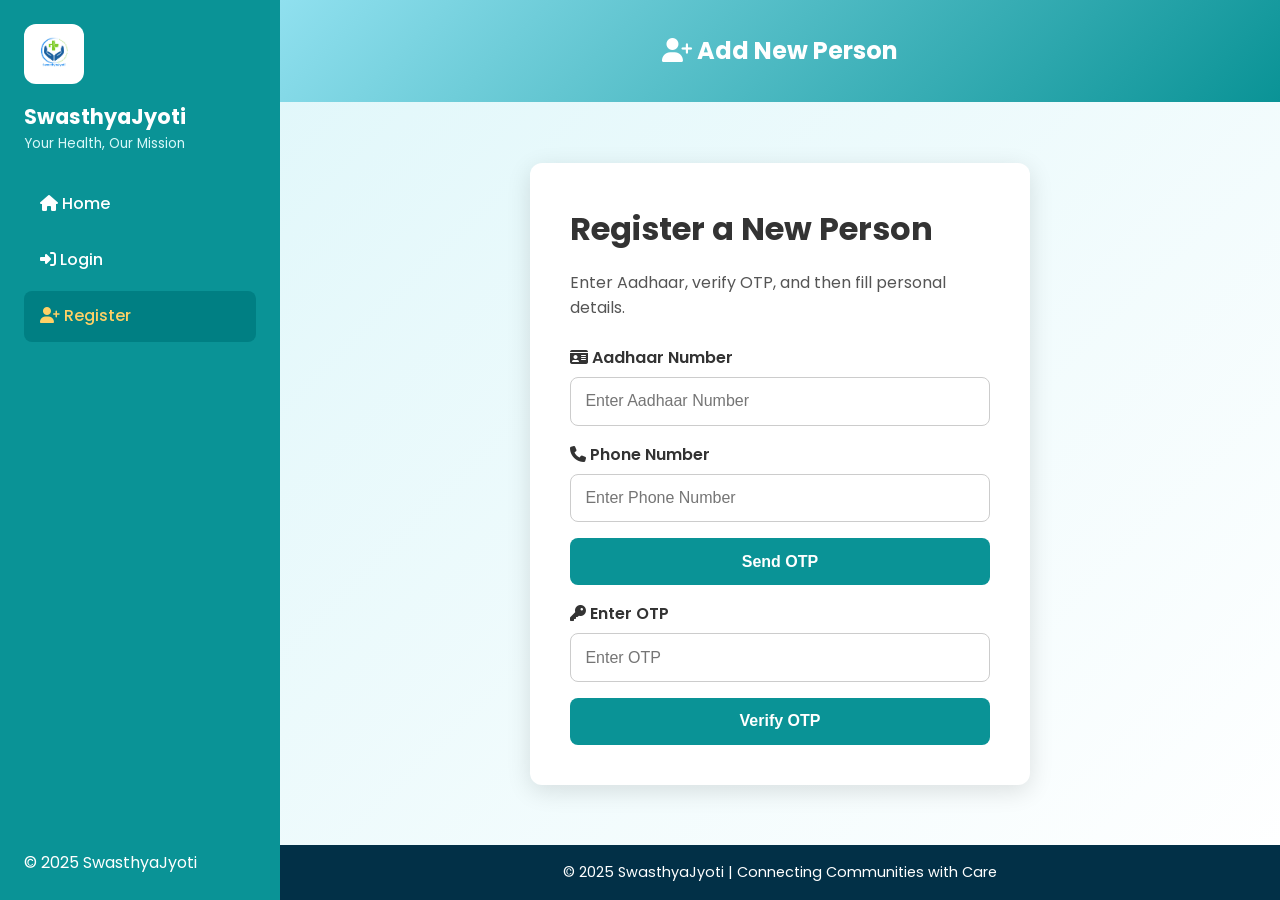
<file: add-person.html>
<!DOCTYPE html>
<html lang="en">
<head>
  <meta charset="UTF-8" />
  <meta name="viewport" content="width=device-width, initial-scale=1.0" />
  <title>SwasthyaJyoti — Add New Person</title>
  <link rel="icon" href="images/logo.png" type="image/png" />
  <link href="https://fonts.googleapis.com/css2?family=Poppins:wght@300;400;600;700&display=swap" rel="stylesheet" />
  <link rel="stylesheet" href="https://cdnjs.cloudflare.com/ajax/libs/font-awesome/6.5.0/css/all.min.css" />
  <link rel="stylesheet" href="sub-style.css" />
</head>
<body>
  <div class="page-layout">
    <!-- Sidebar -->
    <aside class="sidebar">
      <div>
        <div class="brand">
          <img src="images/logo.png" alt="logo" />
          <h2>SwasthyaJyoti</h2>
          <div class="sub">Your Health, Our Mission</div>
        </div>
        <nav>
          <a href="index.html"><i class="fa fa-home"></i> Home</a>
          <a href="login.html"><i class="fa fa-sign-in-alt"></i> Login</a>
          <a href="register.html" class="active"><i class="fa fa-user-plus"></i> Register</a>
        </nav>
      </div>
      <div class="footer-note">&copy; 2025 SwasthyaJyoti</div>
    </aside>

    <!-- Page Content -->
    <div class="page-content">
      <!-- Banner -->
      <section class="page-banner">
        <h2><i class="fa-solid fa-user-plus"></i> Add New Person</h2>
      </section>

      <!-- Add Person Form -->
      <div class="center-container">
        <div class="form-card">
          <h1>Register a New Person</h1>
          <p class="form-sub">Enter Aadhaar, verify OTP, and then fill personal details.</p>

          <!-- Aadhaar + Phone -->
          <form id="otpForm" onsubmit="return false;">
            <div class="form-group">
              <label for="aadhaar"><i class="fa-solid fa-id-card"></i> Aadhaar Number</label>
              <input type="text" id="aadhaar" placeholder="Enter Aadhaar Number" required />
            </div>

            <div class="form-group">
              <label for="phone"><i class="fa-solid fa-phone"></i> Phone Number</label>
              <input type="tel" id="phone" placeholder="Enter Phone Number" required />
            </div>

            <button type="button" class="btn-primary" onclick="generateOTP()">Send OTP</button>

            <div class="form-group" style="margin-top: 1rem;">
              <label for="otp"><i class="fa-solid fa-key"></i> Enter OTP</label>
              <input type="text" id="otp" placeholder="Enter OTP" required />
            </div>
            <button type="button" class="btn-primary" onclick="verifyOTP()">Verify OTP</button>
          </form>

          <!-- Personal Details Section -->
          <div id="detailsSection" style="display: none; margin-top: 2rem;">
            <hr style="margin: 1.5rem 0; border: none; border-top: 1px solid #ddd;" />
            <h2><i class="fa-solid fa-user"></i> Personal Details</h2>

            <form id="detailsForm">
              <div class="form-group">
                <label for="name"><i class="fa-solid fa-user"></i> Full Name</label>
                <input type="text" id="name" placeholder="Enter Full Name" required />
              </div>

              <div class="form-group">
                <label for="dob"><i class="fa-solid fa-calendar"></i> Date of Birth</label>
                <input type="date" id="dob" required />
              </div>

              <div class="form-group">
                <label for="gender"><i class="fa-solid fa-venus-mars"></i> Gender</label>
                <select id="gender" required>
                  <option value="">Select Gender</option>
                  <option value="male">Male</option>
                  <option value="female">Female</option>
                  <option value="other">Other</option>
                </select>
              </div>

              <div class="form-group">
                <label for="address"><i class="fa-solid fa-location-dot"></i> Address</label>
                <textarea id="address" placeholder="Enter Address" rows="3" required></textarea>
              </div>

              <div class="form-group">
                <label for="photo"><i class="fa-solid fa-image"></i> Upload Photo</label>
                <input type="file" id="photo" accept="image/*" />
              </div>

              <button type="submit" class="btn-primary">Save Details</button>
            </form>
          </div>
        </div>
      </div>

      <!-- Footer -->
      <footer class="site-footer">
        <p>&copy; 2025 SwasthyaJyoti | Connecting Communities with Care</p>
      </footer>
    </div>
  </div>

  <!-- OTP + Redirect Script -->
  <script>
    let generatedOTP = null;

    function generateOTP() {
      const aadhaar = document.getElementById("aadhaar").value.trim();
      const phone = document.getElementById("phone").value.trim();
      const aadhaarRegex = /^[0-9]{12}$/;
      const phoneRegex = /^[0-9]{10}$/;

      if (!aadhaarRegex.test(aadhaar)) {
        alert("⚠️ Please enter a valid 12-digit Aadhaar number.");
        return;
      }
      if (!phoneRegex.test(phone)) {
        alert("⚠️ Please enter a valid 10-digit phone number.");
        return;
      }

      generatedOTP = Math.floor(1000 + Math.random() * 9000);
      alert("📲 OTP sent to your phone: " + generatedOTP);
    }

    function verifyOTP() {
      const otpInput = document.getElementById("otp").value.trim();
      if (otpInput === generatedOTP?.toString()) {
        alert("✅ OTP Verified Successfully!");
        document.getElementById("detailsSection").style.display = "block";
      } else {
        alert("❌ Incorrect OTP, please try again.");
      }
    }

    // Handle personal details submission
    document.getElementById("detailsForm").addEventListener("submit", function(e) {
      e.preventDefault();
      alert("✅ Data saved successfully!");
      // Redirect to upload records page
      window.location.href = "upload-records.html";
    });
  </script>
</body>
</html>
</file>
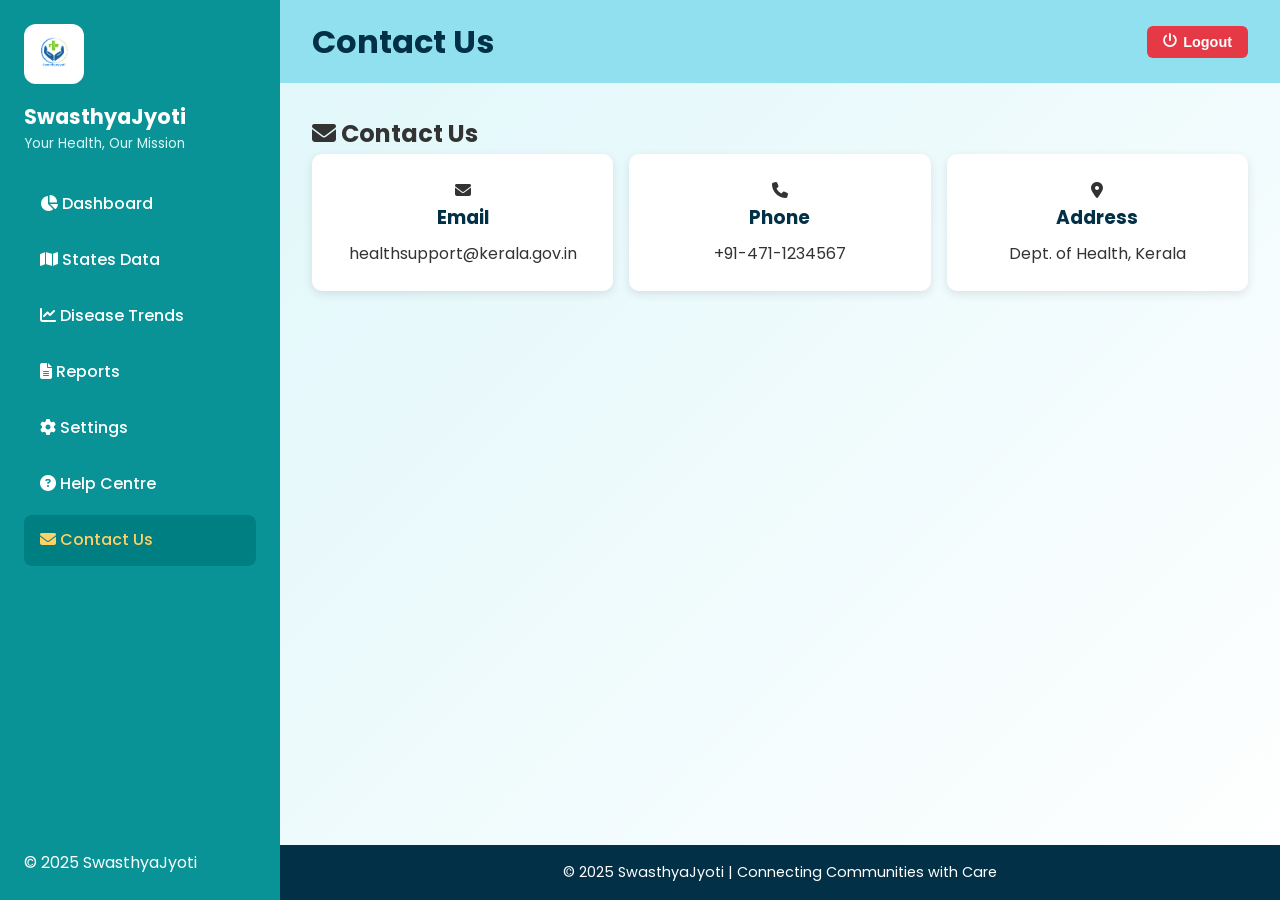
<file: contact.html>
<!DOCTYPE html>
<html lang="en">
<head>
    <meta charset="UTF-8" />
    <meta name="viewport" content="width=device-width, initial-scale=1.0" />
    <title>SwasthyaJyoti — Contact Us</title>
    <link rel="icon" href="images/logo.png" type="image/png">
    <link href="https://fonts.googleapis.com/css2?family=Poppins:wght@300;400;600;700&display=swap" rel="stylesheet">
    <link rel="stylesheet" href="https://cdnjs.cloudflare.com/ajax/libs/font-awesome/6.5.0/css/all.min.css">
    <link rel="stylesheet" href="sub-style.css">
    <style>
        header button {
      background: #e63946;
      border: none;
      padding: 0.5rem 1rem;
      color: white;
      font-weight: 600;
      border-radius: 6px;
      cursor: pointer;
    }
    header button:hover {
      background: #c72c3b;
    }

    </style>
</head>
<body>
    <div class="page-layout">

        <!-- Sidebar -->
        <aside class="sidebar">
            <div>
                <div class="brand">
                    <img src="images/logo.png" alt="logo" />
                    <h2>SwasthyaJyoti</h2>
                    <div class="sub">Your Health, Our Mission</div>
                </div>
                <nav>
                    <a href="dashboard.html">
                        <i class="fa fa-chart-pie"></i> Dashboard
                    </a>
                    <a href="statesData.html">
                        <i class="fa fa-map"></i> States Data
                    </a>
                    <a href="trends.html">
                        <i class="fa fa-chart-line"></i> Disease Trends
                    </a>
                    <a href="reports.html">
                        <i class="fa fa-file-alt"></i> Reports
                    </a>
                    <a href="settings.html">
                        <i class="fa fa-cog"></i> Settings
                    </a>
                    <a href="help.html">
                        <i class="fa fa-circle-question"></i> Help Centre
                    </a>
                    <a href="contact.html" class="active">
                        <i class="fa fa-envelope"></i> Contact Us
                    </a>
                </nav>
            </div>
            <div class="footer-note">&copy; 2025 SwasthyaJyoti</div>
        </aside>

        <!-- Main Content -->
        <div class="page-content">
            <header>
                <h1>Contact Us</h1>
                <button onclick="window.location.href='index.html'" title="Logout">
                    <i class="fa fa-power-off"></i> Logout
                </button>
            </header>

            <!-- Contact Section -->
            <div id="contact" class="section">
                <h2><i class="fa fa-envelope"></i> Contact Us</h2>
                <div class="cards">
                    <div class="card"><i class="fa fa-envelope"></i><h3>Email</h3><p>healthsupport@kerala.gov.in</p></div>
                    <div class="card"><i class="fa fa-phone"></i><h3>Phone</h3><p>+91-471-1234567</p></div>
                    <div class="card"><i class="fa fa-map-marker-alt"></i><h3>Address</h3><p>Dept. of Health, Kerala</p></div>
                </div>
            </div>

            <!-- Footer -->
            <footer class="site-footer">
                <p>&copy; 2025 SwasthyaJyoti | Connecting Communities with Care</p>
            </footer>
        </div>
    </div>
</body>
</html>
</file>
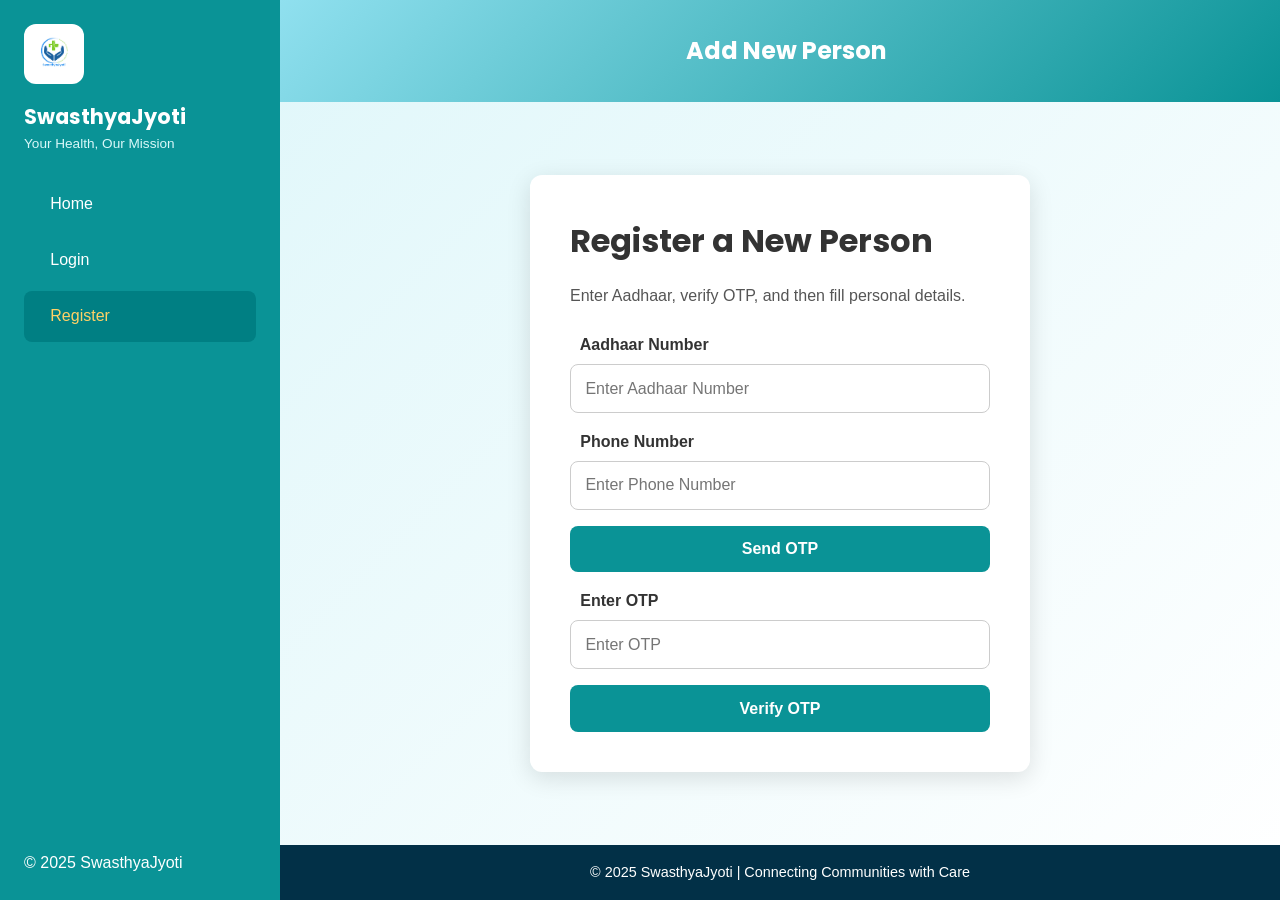
<file: generate-id.html>
<!DOCTYPE html>
<html lang="en">
<head>
  <meta charset="UTF-8">
  <meta name="viewport" content="width=device-width, initial-scale=1.0">
  <title>SwasthyaJyoti — Generate Unique ID</title>
  <link rel="icon" href="images/logo.png" type="image/png" />
  <link href="https://fonts.googleapis.com/css2?family=Poppins:wght@300;400;600;700&display=swap" rel="stylesheet" />
  <link rel="stylesheet" href="https://cdnjs.cloudflare.com/ajax/libs/font-awesome/6.5.0/css/all.min.css" />
  <link rel="stylesheet" href="sub-style.css" />
  <style>
    .id-card {
      margin-top: 3rem;
      padding: 2rem;
      text-align: center;
      background: #f0f9ff;
      border: 2px dashed #0a9396;
      border-radius: 12px;
      max-width: 600px;
      margin-left: auto;
      margin-right: auto;
    }
    .id-card h2 {
      color: #023047;
      margin-bottom: 1rem;
    }
    .unique-id {
      font-size: 2rem;
      font-weight: bold;
      color: #0a9396;
      margin: 1rem 0;
    }
    .btn-primary {
      margin-top: 2rem;
      padding: 0.8rem 1.5rem;
      border-radius: 8px;
      background: #0a9396;
      color: white;
      border: none;
      cursor: pointer;
      font-weight: 600;
    }
    .btn-primary:hover {
      background: #007f83;
    }
  </style>
</head>
<body>
  <div class="page-layout">
    <!-- Sidebar -->
    <aside class="sidebar">
      <div>
        <div class="brand">
          <img src="images/logo.png" alt="logo" />
          <h2>SwasthyaJyoti</h2>
          <div class="sub">Your Health, Our Mission</div>
        </div>
        <nav>
          <a href="index.html"><i class="fa fa-home"></i> Home</a>
          <a href="login.html"><i class="fa fa-sign-in-alt"></i> Login</a>
          <a href="register.html"><i class="fa fa-user-plus"></i> Register</a>
          <a href="generate-id.html" class="active"><i class="fa fa-id-card"></i> Generate ID</a>
        </nav>
      </div>
      <div class="footer-note">&copy; 2025 SwasthyaJyoti</div>
    </aside>

    <!-- Page Content -->
    <div class="page-content center-container">
      <div class="form-card id-card">
        <h2>✅ Registration Completed</h2>
        <p>Your Unique SwasthyaJyoti ID is:</p>
        <div id="uniqueId" class="unique-id">Generating...</div>
        <button class="btn-primary" onclick="goHome()">Go to Home</button>
      </div>
    </div>
  </div>

  <!-- Script -->
  <script>
    function generateUniqueId() {
      return "SJ-" + new Date().getFullYear() + "-" + Math.floor(1000 + Math.random() * 9000);
    }

    window.onload = () => {
      const regComplete = localStorage.getItem("registrationComplete");
      if (regComplete === "true") {
        const id = generateUniqueId();
        document.getElementById("uniqueId").innerText = id;
        localStorage.setItem("userUniqueId", id); // store for later use (QR / profile)
        localStorage.removeItem("registrationComplete"); // reset
      } else {
        alert("⚠️ Registration not completed. Redirecting...");
        window.location.href = "add-person.html";
      }
    };

    function goHome() {
      window.location.href = "index.html";
    }
  </script>
</body>
</html>
</file>
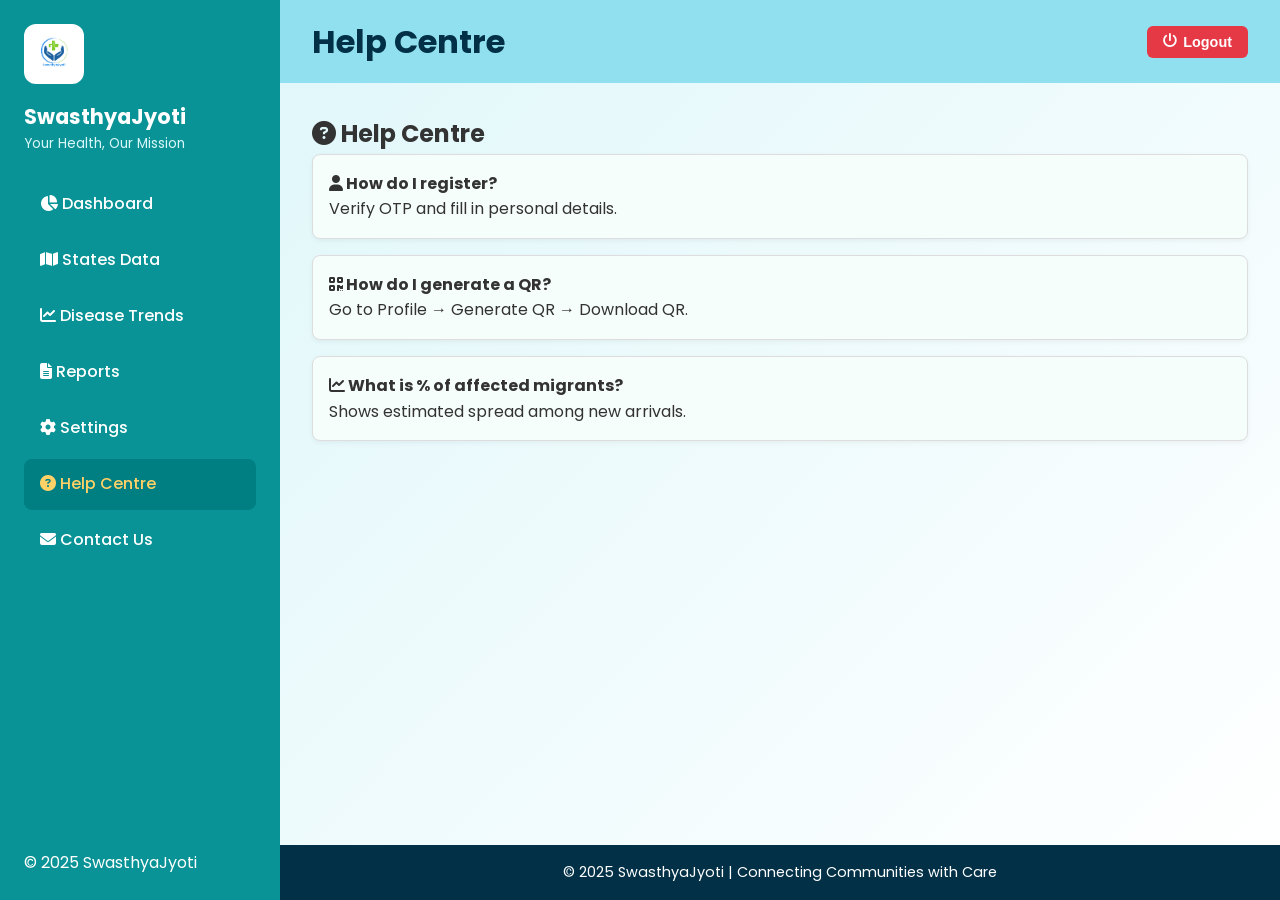
<file: help.html>
<!DOCTYPE html>
<html lang="en">
<head>
    <meta charset="UTF-8" />
    <meta name="viewport" content="width=device-width, initial-scale=1.0" />
    <title>SwasthyaJyoti — Help Centre</title>
    <link rel="icon" href="images/logo.png" type="image/png">
    <link href="https://fonts.googleapis.com/css2?family=Poppins:wght@300;400;600;700&display=swap" rel="stylesheet">
    <link rel="stylesheet" href="https://cdnjs.cloudflare.com/ajax/libs/font-awesome/6.5.0/css/all.min.css">
    <link rel="stylesheet" href="sub-style.css">
    <style>
        header button {
      background: #e63946;
      border: none;
      padding: 0.5rem 1rem;
      color: white;
      font-weight: 600;
      border-radius: 6px;
      cursor: pointer;
    }
    header button:hover {
      background: #c72c3b;
    }

    </style>
</head>
<body>
    <div class="page-layout">

        <!-- Sidebar -->
        <aside class="sidebar">
            <div>
                <div class="brand">
                    <img src="images/logo.png" alt="logo" />
                    <h2>SwasthyaJyoti</h2>
                    <div class="sub">Your Health, Our Mission</div>
                </div>
                <nav>
                    <a href="dashboard.html">
                        <i class="fa fa-chart-pie"></i> Dashboard
                    </a>
                    <a href="statesData.html">
                        <i class="fa fa-map"></i> States Data
                    </a>
                    <a href="trends.html">
                        <i class="fa fa-chart-line"></i> Disease Trends
                    </a>
                    <a href="reports.html">
                        <i class="fa fa-file-alt"></i> Reports
                    </a>
                    <a href="settings.html">
                        <i class="fa fa-cog"></i> Settings
                    </a>
                    <a href="help.html" class="active">
                        <i class="fa fa-circle-question"></i> Help Centre
                    </a>
                    <a href="contact.html">
                        <i class="fa fa-envelope"></i> Contact Us
                    </a>
                </nav>
            </div>
            <div class="footer-note">&copy; 2025 SwasthyaJyoti</div>
        </aside>

        <!-- Main Content -->
        <div class="page-content">
            <header>
                <h1>Help Centre</h1>
                <button onclick="window.location.href='index.html'" title="Logout">
                    <i class="fa fa-power-off"></i> Logout
                </button>
            </header>

            <!-- Help Section -->
            <div id="help" class="section">
                <h2><i class="fa fa-circle-question"></i> Help Centre</h2>
                <div class="faq-item"><h4><i class="fa fa-user"></i> How do I register?</h4><p>Verify OTP and fill in personal details.</p></div>
                <div class="faq-item"><h4><i class="fa fa-qrcode"></i> How do I generate a QR?</h4><p>Go to Profile → Generate QR → Download QR.</p></div>
                <div class="faq-item"><h4><i class="fa fa-chart-line"></i> What is % of affected migrants?</h4><p>Shows estimated spread among new arrivals.</p></div>
            </div>

            <!-- Footer -->
            <footer class="site-footer">
                <p>&copy; 2025 SwasthyaJyoti | Connecting Communities with Care</p>
            </footer>
        </div>
    </div>
</body>
</html>
</file>
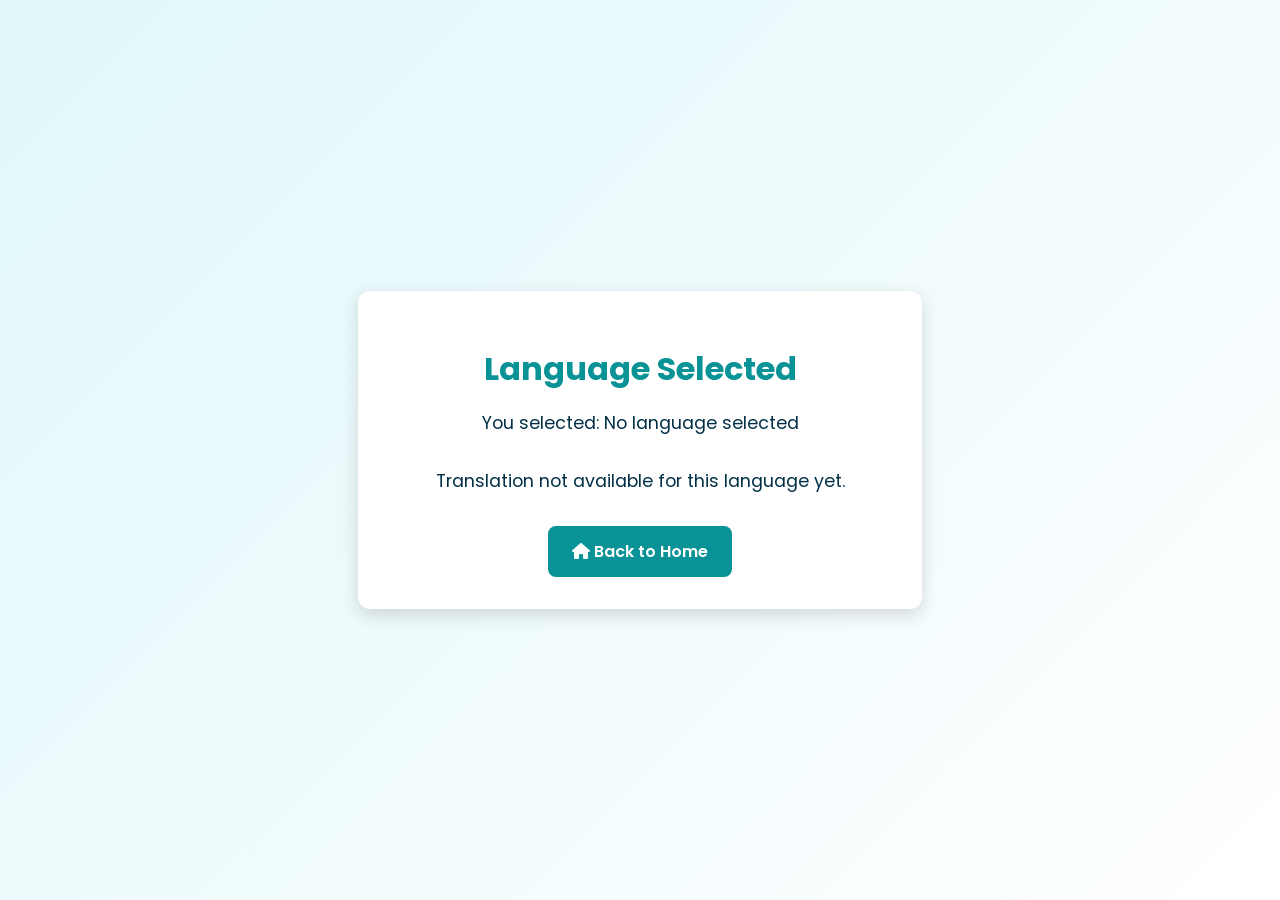
<file: language.html>
<!DOCTYPE html>
<html lang="en">
<head>
  <meta charset="UTF-8" />
  <meta name="viewport" content="width=device-width, initial-scale=1.0"/>
  <title>SwasthyaJyoti — Language Selected</title>
  <link rel="icon" href="images/logo.png" type="image/png"/>
  <link href="https://fonts.googleapis.com/css2?family=Poppins:wght@300;400;600;700&display=swap" rel="stylesheet"/>
  <link rel="stylesheet" href="https://cdnjs.cloudflare.com/ajax/libs/font-awesome/6.5.0/css/all.min.css"/>
  <style>
    body {
      font-family: 'Poppins', sans-serif;
      margin: 0;
      padding: 0;
      background: linear-gradient(135deg, #e0f7fa, #ffffff);
      display: flex;
      justify-content: center;
      align-items: center;
      height: 100vh;
      text-align: center;
      color: #023047;
    }
    .card {
      background: #fff;
      padding: 2rem;
      border-radius: 12px;
      box-shadow: 0 6px 18px rgba(0,0,0,0.15);
      max-width: 500px;
      width: 100%;
    }
    h1 {
      color: #0a9396;
      margin-bottom: 1rem;
    }
    p {
      font-size: 1.1rem;
      margin-bottom: 2rem;
    }
    .btn {
      display: inline-block;
      padding: 0.8rem 1.5rem;
      border-radius: 8px;
      background: #0a9396;
      color: white;
      font-weight: 600;
      text-decoration: none;
      transition: background 0.3s ease;
    }
    .btn:hover {
      background: #007f83;
    }
  </style>
</head>
<body>
  <div class="card">
    <h1 id="pageTitle">Language Selected</h1>
    <p id="selectedLanguage"></p>
    <p id="translatedMessage"></p>
    <a href="index.html" class="btn"><i class="fa fa-home"></i> Back to Home</a>
  </div>

  <script>
    // Get selected language from localStorage
    const selectedLang = localStorage.getItem("preferredLanguage");

    // Show selected language
    document.getElementById("selectedLanguage").innerText = 
      "You selected: " + (selectedLang ? selectedLang : "No language selected");

    // Simple dictionary for demo translations
    const translations = {
      English: "Welcome to SwasthyaJyoti — Your Health, Our Mission",
      "हिन्दी (Hindi)": "स्वस्थ्यज्योति में आपका स्वागत है — आपका स्वास्थ्य, हमारा मिशन",
      "മലയാളം (Malayalam)": "സ്വസ്ഥ്യജ്യോതി — നിങ്ങളുടെ ആരോഗ്യം, നമ്മുടെ ദൗത്യം",
      "தமிழ் (Tamil)": "சுவஸ்த்யஜ்யோதி — உங்கள் ஆரோக்கியம், எங்கள் பணி",
      "తెలుగు (Telugu)": "స్వస్థ్యజ్యోతి — మీ ఆరోగ్యం, మా లక్ష్యం",
      "বাংলা (Bengali)": "সুস্থ্যজ্যোতি — আপনার স্বাস্থ্য, আমাদের লক্ষ্য",
      "ગુજરાતી (Gujarati)": "સ્વસ્થ્યજ્યોતિ — તમારું આરોગ્ય, અમારું મિશન",
      "मराठी (Marathi)": "स्वस्थ्यज्योति — तुमचे आरोग्य, आमचे ध्येय",
      "ಕನ್ನಡ (Kannada)": "ಸ್ವಸ್ಥ್ಯಜ್ಯೋತಿ — ನಿಮ್ಮ ಆರೋಗ್ಯ, ನಮ್ಮ ಧ್ಯೇಯ",
      "ਪੰਜਾਬੀ (Punjabi)": "ਸੁਸਥ੍ਯਜ੍ਯੋਤੀ — ਤੁਹਾਡੀ ਸਿਹਤ, ਸਾਡਾ ਮਿਸ਼ਨ",
      "اردو (Urdu)": "سواسٹھیا جیوتی — آپ کی صحت، ہمارا مشن"
    };

    // Show translated message
    document.getElementById("translatedMessage").innerText = 
      translations[selectedLang] || "Translation not available for this language yet.";
  </script>
</body>
</html>
</file>
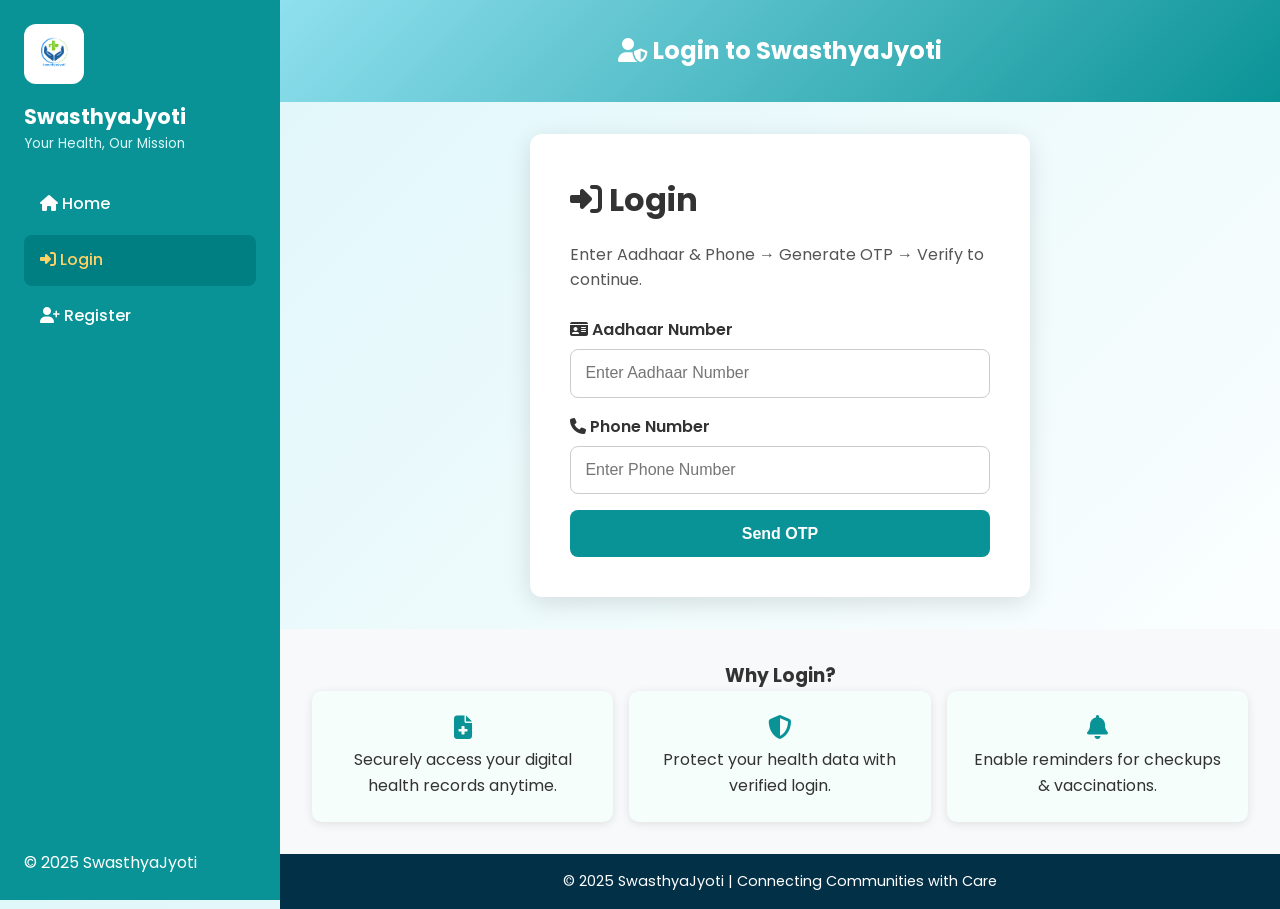
<file: login.html>
<!DOCTYPE html>
<html lang="en">
<head>
  <meta charset="utf-8" />
  <meta name="viewport" content="width=device-width,initial-scale=1" />
  <title>SwasthyaJyoti — Login</title>
  <link rel="icon" href="images/logo.png" type="image/png" />
  <link href="https://fonts.googleapis.com/css2?family=Poppins:wght@300;400;600;700&display=swap" rel="stylesheet" />
  <link rel="stylesheet" href="https://cdnjs.cloudflare.com/ajax/libs/font-awesome/6.5.0/css/all.min.css" />
  <link rel="stylesheet" href="sub-style.css" />
  <style>
    .form-card { max-width: 500px; width: 100%; }
    .form-group { margin-bottom: 1rem; }
    .form-group label { font-weight: 600; display: block; margin-bottom: 0.4rem; }
    .form-group input {
      width: 100%;
      padding: 0.9rem;
      border: 1px solid #ccc;
      border-radius: 8px;
      font-size: 1rem;
    }
    .btn-primary {
      width: 100%;
      padding: 0.9rem;
      border: none;
      border-radius: 8px;
      background: #0a9396;
      color: #fff;
      font-weight: 600;
      cursor: pointer;
    }
    .btn-primary:hover { background: #007f83; }
  </style>
</head>
<body>
  <div class="page-layout">
    <!-- Sidebar -->
    <aside class="sidebar">
      <div>
        <div class="brand">
          <img src="images/logo.png" alt="logo" />
          <h2>SwasthyaJyoti</h2>
          <div class="sub">Your Health, Our Mission</div>
        </div>
        <nav>
          <a href="index.html"><i class="fa fa-home"></i> Home</a>
          <a href="login.html" class="active"><i class="fa fa-sign-in-alt"></i> Login</a>
          <a href="register.html"><i class="fa fa-user-plus"></i> Register</a>
        </nav>
      </div>
      <div class="footer-note">&copy; 2025 SwasthyaJyoti</div>
    </aside>

    <!-- Page Content -->
    <div class="page-content">
      <!-- Banner -->
      <section class="page-banner">
        <h2><i class="fa-solid fa-user-shield"></i> Login to SwasthyaJyoti</h2>
      </section>

      <!-- Login Form -->
      <div class="center-container">
        <div class="form-card">
          <h1><i class="fa fa-right-to-bracket"></i> Login</h1>
          <p class="form-sub">Enter Aadhaar & Phone → Generate OTP → Verify to continue.</p>

          <!-- Aadhaar + Phone -->
          <form id="loginForm" onsubmit="return false;">
            <div class="form-group">
              <label for="aadhaar"><i class="fa fa-id-card"></i> Aadhaar Number</label>
              <input type="text" id="aadhaar" placeholder="Enter Aadhaar Number" required />
            </div>
            <div class="form-group">
              <label for="phone"><i class="fa fa-phone"></i> Phone Number</label>
              <input type="tel" id="phone" placeholder="Enter Phone Number" required />
            </div>
            <button type="button" class="btn-primary" onclick="generateOTP()">Send OTP</button>
          </form>

          <!-- OTP Section  -->
          <div id="otpSection" style="display:none; margin-top:1.5rem;">
            <div class="form-group">
              <label for="otp"><i class="fa fa-key"></i> Enter OTP</label>
              <input type="text" id="otp" placeholder="Enter OTP" />
            </div>
            <button class="btn-primary" onclick="verifyOTP()">Verify & Login</button>
          </div>
        </div>
      </div>

      <!-- Why Login -->
      <section class="why-section">
        <h3>Why Login?</h3>
        <div class="why-grid">
          <div class="why-card">
            <i class="fa fa-file-medical"></i>
            <p>Securely access your digital health records anytime.</p>
          </div>
          <div class="why-card">
            <i class="fa fa-shield-halved"></i>
            <p>Protect your health data with verified login.</p>
          </div>
          <div class="why-card">
            <i class="fa fa-bell"></i>
            <p>Enable reminders for checkups & vaccinations.</p>
          </div>
        </div>
      </section>

      <!-- Footer -->
      <footer class="site-footer">
        <p>&copy; 2025 SwasthyaJyoti | Connecting Communities with Care</p>
      </footer>
    </div>
  </div>

  <script>
  let generatedOTP = null;

  function generateOTP() {
    const aadhaar = document.getElementById("aadhaar").value.trim();
    const phone = document.getElementById("phone").value.trim();

    const aadhaarRegex = /^[0-9]{12}$/;
    const phoneRegex = /^[0-9]{10}$/;

    if (!aadhaarRegex.test(aadhaar)) {
      alert("⚠️ Please enter a valid 12-digit Aadhaar number.");
      return;
    }

    if (!phoneRegex.test(phone)) {
      alert("⚠️ Please enter a valid 10-digit phone number.");
      return;
    }
    generatedOTP = Math.floor(100000 + Math.random() * 900000);
    alert("📲 OTP sent to your phone: " + generatedOTP);
    document.getElementById("otpSection").style.display = "block";
  }

  function verifyOTP() {
    const entered = document.getElementById("otp").value.trim();
    if (entered === generatedOTP.toString()) {
      alert("✅ OTP Verified! Redirecting to Profile...");
      window.location.href = "profile.html";
    } else {
      alert("❌ Incorrect OTP, try again.");
    }
  }
</script>

</body>
</html>
</file>
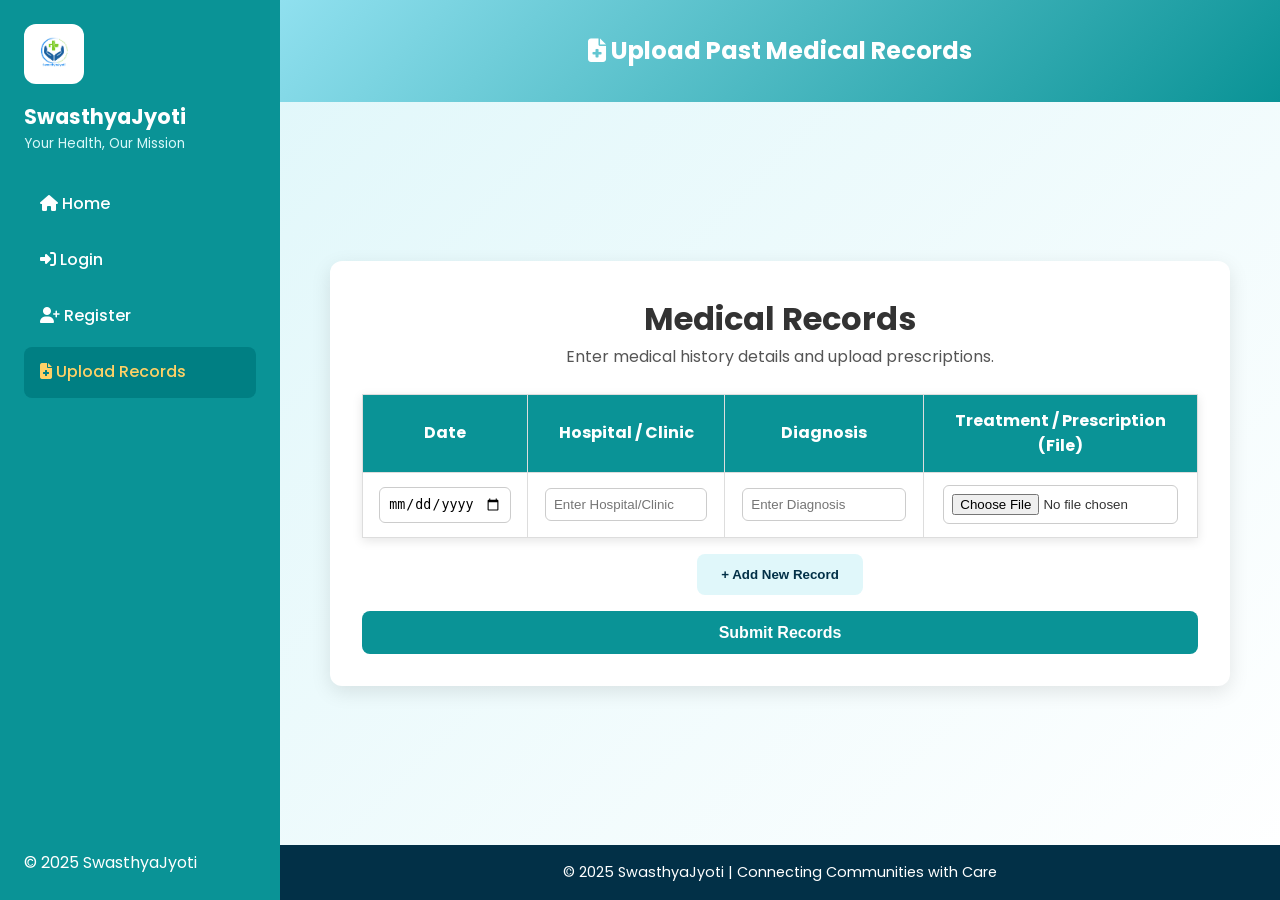
<file: medical-history.html>
<!DOCTYPE html>
<html lang="en">
<head>
  <meta charset="UTF-8" />
  <meta name="viewport" content="width=device-width, initial-scale=1.0" />
  <title>SwasthyaJyoti — Upload Past Medical Records</title>
  <link rel="icon" href="images/logo.png" type="image/png" />
  <link href="https://fonts.googleapis.com/css2?family=Poppins:wght@300;400;600;700&display=swap" rel="stylesheet" />
  <link rel="stylesheet" href="https://cdnjs.cloudflare.com/ajax/libs/font-awesome/6.5.0/css/all.min.css" />
  <link rel="stylesheet" href="sub-style.css" />
  <style>
    .upload-card {
      background: #fff;
      padding: 2rem;
      border-radius: 12px;
      box-shadow: 0 6px 20px rgba(0,0,0,0.1);
      max-width: 900px;
      width: 100%;
      text-align: center;
    }
    table {
      width: 100%;
      border-collapse: collapse;
      margin-top: 1.5rem;
    }
    th, td {
      border: 1px solid #ddd;
      padding: 0.8rem;
      text-align: center;
    }
    th {
      background: #0a9396;
      color: white;
    }
    input[type="text"], input[type="date"], input[type="file"] {
      width: 95%;
      padding: 0.5rem;
      border: 1px solid #ccc;
      border-radius: 6px;
    }
    .btn-primary, .btn-secondary {
      margin-top: 1rem;
      padding: 0.8rem 1.5rem;
      border: none;
      border-radius: 8px;
      font-weight: 600;
      cursor: pointer;
    }
    .btn-primary {
      background: #0a9396;
      color: white;
    }
    .btn-primary:hover {
      background: #007f83;
    }
    .btn-secondary {
      background: #e0f7fa;
      color: #023047;
    }
    .btn-secondary:hover {
      background: #b2ebf2;
    }
  </style>
</head>
<body>
  <div class="page-layout">
    <!-- Sidebar -->
    <aside class="sidebar">
      <div>
        <div class="brand">
          <img src="images/logo.png" alt="logo" />
          <h2>SwasthyaJyoti</h2>
          <div class="sub">Your Health, Our Mission</div>
        </div>
        <nav>
          <a href="index.html"><i class="fa fa-home"></i> Home</a>
          <a href="login.html"><i class="fa fa-sign-in-alt"></i> Login</a>
          <a href="register.html"><i class="fa fa-user-plus"></i> Register</a>
          <a href="upload-records.html" class="active"><i class="fa fa-file-medical"></i> Upload Records</a>
        </nav>
      </div>
      <div class="footer-note">&copy; 2025 SwasthyaJyoti</div>
    </aside>

    <!-- Page Content -->
    <div class="page-content">
      <!-- Banner -->
      <section class="page-banner">
        <h2><i class="fa-solid fa-file-medical"></i> Upload Past Medical Records</h2>
      </section>

      <!-- Upload Form -->
      <div class="center-container">
        <div class="upload-card">
          <h1>Medical Records</h1>
          <p class="form-sub">Enter medical history details and upload prescriptions.</p>

          <form id="recordsForm">
            <table id="recordsTable">
              <thead>
                <tr>
                  <th>Date</th>
                  <th>Hospital / Clinic</th>
                  <th>Diagnosis</th>
                  <th>Treatment / Prescription (File)</th>
                </tr>
              </thead>
              <tbody>
                <tr>
                  <td><input type="date" required /></td>
                  <td><input type="text" placeholder="Enter Hospital/Clinic" required /></td>
                  <td><input type="text" placeholder="Enter Diagnosis" required /></td>
                  <td><input type="file" accept=".pdf,.jpg,.png" required /></td>
                </tr>
              </tbody>
            </table>

            <button type="button" class="btn-secondary" onclick="addNewRecord()">+ Add New Record</button>
            <br />
            <button type="submit" class="btn-primary">Submit Records</button>
          </form>
        </div>
      </div>

      <!-- Footer -->
      <footer class="site-footer">
        <p>&copy; 2025 SwasthyaJyoti | Connecting Communities with Care</p>
      </footer>
    </div>
  </div>

  <!-- Script -->
  <script>
    function addNewRecord() {
      const tableBody = document.querySelector("#recordsTable tbody");
      const newRow = document.createElement("tr");
      newRow.innerHTML = `
        <td><input type="date" required /></td>
        <td><input type="text" placeholder="Enter Hospital/Clinic" required /></td>
        <td><input type="text" placeholder="Enter Diagnosis" required /></td>
        <td><input type="file" accept=".pdf,.jpg,.png" required /></td>
      `;
      tableBody.appendChild(newRow);
    }

    document.getElementById("recordsForm").addEventListener("submit", function(e) {
      e.preventDefault();
      alert("✅ Medical records saved successfully!");
      window.location.href = "profile.html"; // redirect to profile or dashboard
    });
  </script>
</body>
</html>
</file>
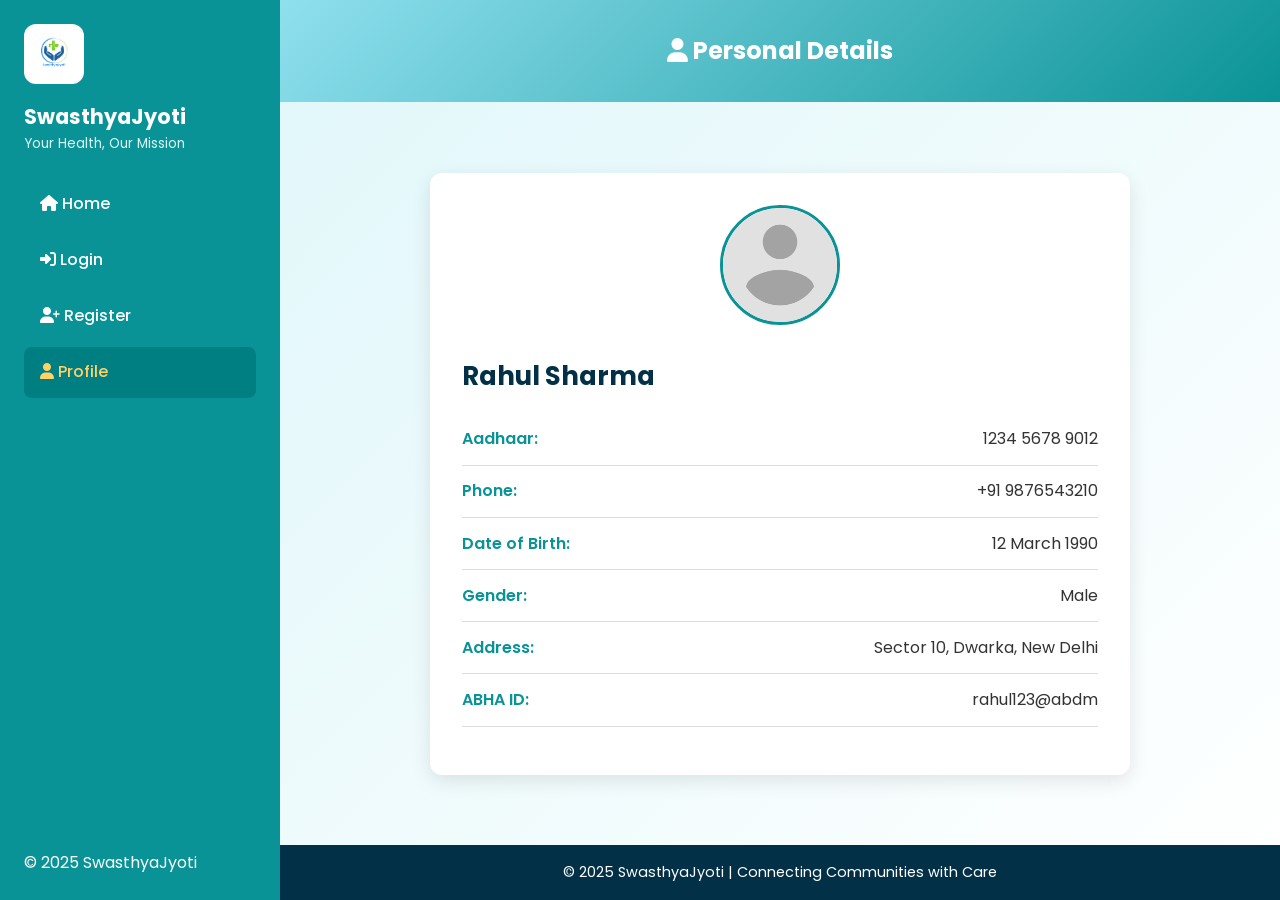
<file: personal-details.html>
<!DOCTYPE html>
<html lang="en">
<head>
  <meta charset="UTF-8" />
  <meta name="viewport" content="width=device-width, initial-scale=1.0"/>
  <title>SwasthyaJyoti — Personal Details</title>
  <link rel="icon" href="images/logo.png" type="image/png"/>
  <link href="https://fonts.googleapis.com/css2?family=Poppins:wght@300;400;600;700&display=swap" rel="stylesheet"/>
  <link rel="stylesheet" href="https://cdnjs.cloudflare.com/ajax/libs/font-awesome/6.5.0/css/all.min.css"/>
  <link rel="stylesheet" href="sub-style.css"/>
  <style>
    /* Details Card */
    .details-card {
      background: #ffffff;
      padding: 2rem;
      border-radius: 12px;
      box-shadow: 0 6px 20px rgba(0,0,0,0.1);
      width: 100%;
      max-width: 700px;
    }

    .details-card h1 {
      margin-bottom: 1rem;
      color: #023047;
      font-size: 1.6rem;
    }

    .details-list {
      list-style: none;
      padding: 0;
      margin: 1rem 0;
    }

    .details-list li {
      padding: 0.8rem 0;
      border-bottom: 1px solid #ddd;
      display: flex;
      justify-content: space-between;
      align-items: center;
    }

    .details-list li span:first-child {
      font-weight: 600;
      color: #0a9396;
    }

    .details-list li span:last-child {
      color: #333;
    }

    .profile-photo {
      text-align: center;
      margin-bottom: 1.5rem;
    }

    .profile-photo img {
      width: 120px;
      height: 120px;
      border-radius: 50%;
      object-fit: cover;
      border: 3px solid #0a9396;
    }
  </style>
</head>
<body>
  <div class="page-layout">
    <!-- Sidebar -->
    <aside class="sidebar">
      <div>
        <div class="brand">
          <img src="images/logo.png" alt="logo"/>
          <h2>SwasthyaJyoti</h2>
          <div class="sub">Your Health, Our Mission</div>
        </div>
        <nav>
          <a href="index.html"><i class="fa fa-home"></i> Home</a>
          <a href="login.html"><i class="fa fa-sign-in-alt"></i> Login</a>
          <a href="register.html"><i class="fa fa-user-plus"></i> Register</a>
          <a href="profile.html" class="active"><i class="fa fa-user"></i> Profile</a>
        </nav>
      </div>
      <div class="footer-note">&copy; 2025 SwasthyaJyoti</div>
    </aside>

    <!-- Page Content -->
    <div class="page-content">
      <!-- Banner -->
      <section class="page-banner">
        <h2><i class="fa-solid fa-user"></i> Personal Details</h2>
      </section>

      <!-- Details -->
      <div class="center-container">
        <div class="details-card">
          <div class="profile-photo">
            <img src="images/placeholder-profile.png" alt="Profile Photo"/>
          </div>
          <h1>Rahul Sharma</h1>
          <ul class="details-list">
            <li><span>Aadhaar:</span> <span>1234 5678 9012</span></li>
            <li><span>Phone:</span> <span>+91 9876543210</span></li>
            <li><span>Date of Birth:</span> <span>12 March 1990</span></li>
            <li><span>Gender:</span> <span>Male</span></li>
            <li><span>Address:</span> <span>Sector 10, Dwarka, New Delhi</span></li>
            <li><span>ABHA ID:</span> <span>rahul123@abdm</span></li>
          </ul>
        </div>
      </div>

      <!-- Footer -->
      <footer class="site-footer">
        <p>&copy; 2025 SwasthyaJyoti | Connecting Communities with Care</p>
      </footer>
    </div>
  </div>
</body>
</html>
</file>
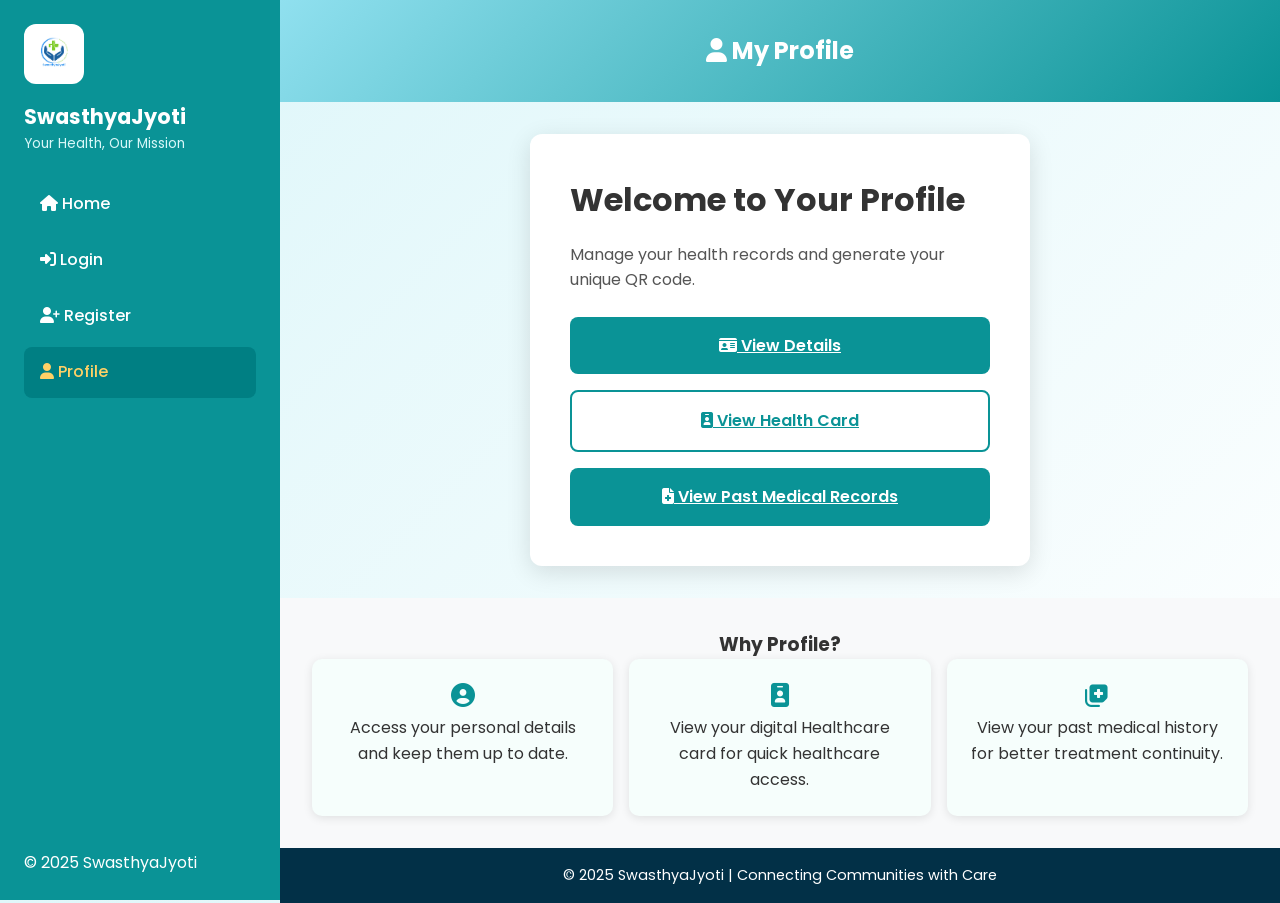
<file: profile.html>
<!DOCTYPE html>
<html lang="en">
<head>
  <meta charset="UTF-8" />
  <meta name="viewport" content="width=device-width, initial-scale=1.0" />
  <title>SwasthyaJyoti — Profile</title>
  <link rel="icon" href="images/logo.png" type="image/png" />
  <link href="https://fonts.googleapis.com/css2?family=Poppins:wght@300;400;600;700&display=swap" rel="stylesheet" />
  <link rel="stylesheet" href="https://cdnjs.cloudflare.com/ajax/libs/font-awesome/6.5.0/css/all.min.css" />
  <link rel="stylesheet" href="sub-style.css" />
</head>
<body>
  <div class="page-layout">
    <!-- Sidebar -->
    <aside class="sidebar">
      <div>
        <div class="brand">
          <img src="images/logo.png" alt="logo" />
          <h2>SwasthyaJyoti</h2>
          <div class="sub">Your Health, Our Mission</div>
        </div>
        <nav>
          <a href="index.html"><i class="fa fa-home"></i> Home</a>
          <a href="login.html"><i class="fa fa-sign-in-alt"></i> Login</a>
          <a href="register.html"><i class="fa fa-user-plus"></i> Register</a>
          <a href="profile.html" class="active"><i class="fa fa-user"></i> Profile</a>
        </nav>
      </div>
      <div class="footer-note">&copy; 2025 SwasthyaJyoti</div>
    </aside>

    <!-- Page Content -->
    <div class="page-content">
      <!-- Banner -->
      <section class="page-banner">
        <h2><i class="fa-solid fa-user"></i> My Profile</h2>
      </section>

      <!-- Profile Options -->
      <div class="center-container">
        <div class="form-card">
          <h1>Welcome to Your Profile</h1>
          <p class="form-sub">Manage your health records and generate your unique QR code.</p>

          <div class="profile-options">
            <a href="personal-details.html" class="btn btn-primary">
              <i class="fa-solid fa-id-card"></i> View Details
            </a>
            <a href="health-card.html" class="btn btn-outline">
  <i class="fa-solid fa-id-badge"></i> View Health Card
</a>

            <a href="medical-history.html" class="btn btn-primary">
              <i class="fa-solid fa-file-medical"></i> View Past Medical Records
            </a>
          </div>
        </div>
      </div>

      <!-- Why Profile Section -->
      <section class="why-section">
        <h3>Why Profile?</h3>
        <div class="why-grid">
          <div class="why-card">
            <i class="fa-solid fa-user-circle"></i>
            <p>Access your personal details and keep them up to date.</p>
          </div>
          <div class="why-card">
            <i class="fa-solid fa-id-badge"></i>
            <p>View your digital Healthcare card for quick healthcare access.</p>
          </div>
          <div class="why-card">
            <i class="fa-solid fa-notes-medical"></i>
            <p>View your past medical history for better treatment continuity.</p>
          </div>
        </div>
      </section>

      <!-- Footer -->
      <footer class="site-footer">
        <p>&copy; 2025 SwasthyaJyoti | Connecting Communities with Care</p>
      </footer>
    </div>
  </div>
</body>
</html>
</file>
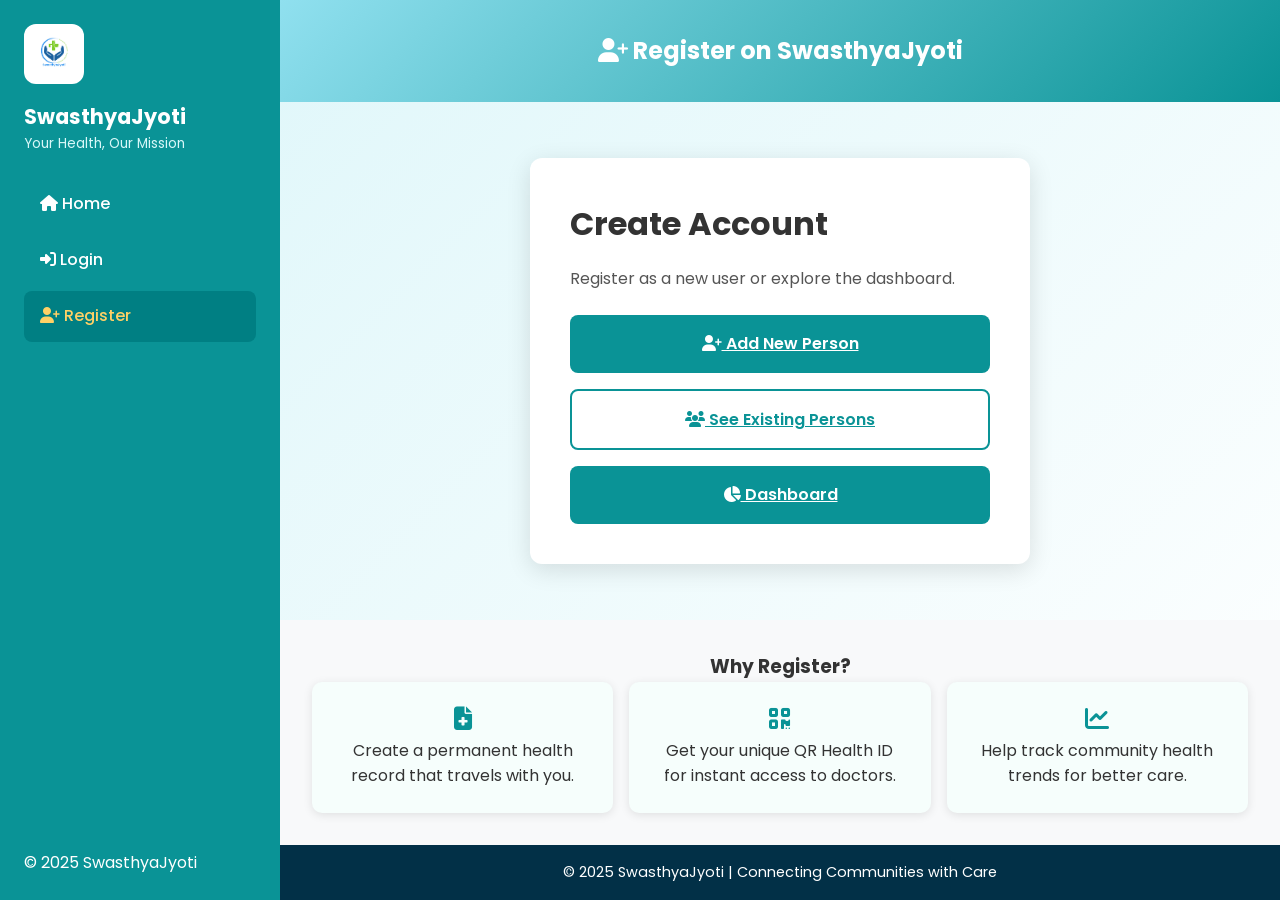
<file: register.html>
<!DOCTYPE html>
<html lang="en">
<head>
  <meta charset="UTF-8" />
  <meta name="viewport" content="width=device-width, initial-scale=1.0" />
  <title>SwasthyaJyoti — Register</title>
  <link rel="icon" href="images/logo.png" type="image/png" />
  <link href="https://fonts.googleapis.com/css2?family=Poppins:wght@300;400;600;700&display=swap" rel="stylesheet" />
  <link rel="stylesheet" href="https://cdnjs.cloudflare.com/ajax/libs/font-awesome/6.5.0/css/all.min.css" />
  <link rel="stylesheet" href="sub-style.css" />
</head>
<body>
  <div class="page-layout">
    <!-- Sidebar -->
    <aside class="sidebar">
      <div>
        <div class="brand">
          <img src="images/logo.png" alt="logo" />
          <h2>SwasthyaJyoti</h2>
          <div class="sub">Your Health, Our Mission</div>
        </div>
        <nav>
          <a href="index.html"><i class="fa fa-home"></i> Home</a>
          <a href="login.html"><i class="fa fa-sign-in-alt"></i> Login</a>
          <a href="register.html" class="active"><i class="fa fa-user-plus"></i> Register</a>
        </nav>
      </div>
      <div class="footer-note">&copy; 2025 SwasthyaJyoti</div>
    </aside>

    <!-- Page Content -->
    <div class="page-content">
      <!-- Banner -->
      <section class="page-banner">
        <h2><i class="fa-solid fa-user-plus"></i> Register on SwasthyaJyoti</h2>
      </section>

      <!-- Register Options -->
      <div class="center-container">
        <div class="form-card">
          <h1>Create Account</h1>
          <p class="form-sub">Register as a new user or explore the dashboard.</p>

          <div class="profile-options">
            <a href="add-person.html" class="btn btn-primary">
              <i class="fa-solid fa-user-plus"></i> Add New Person
            </a>
            <a href="see-persons.html" class="btn btn-outline">
              <i class="fa-solid fa-users"></i> See Existing Persons
            </a>
            <a href="dashboard.html" class="btn btn-primary">
              <i class="fa-solid fa-chart-pie"></i> Dashboard
            </a>
          </div>
        </div>
      </div>

      <!-- Why Register Section -->
      <section class="why-section">
        <h3>Why Register?</h3>
        <div class="why-grid">
          <div class="why-card">
            <i class="fa-solid fa-file-medical"></i>
            <p>Create a permanent health record that travels with you.</p>
          </div>
          <div class="why-card">
            <i class="fa-solid fa-qrcode"></i>
            <p>Get your unique QR Health ID for instant access to doctors.</p>
          </div>
          <div class="why-card">
            <i class="fa-solid fa-chart-line"></i>
            <p>Help track community health trends for better care.</p>
          </div>
        </div>
      </section>

      <!-- Footer -->
      <footer class="site-footer">
        <p>&copy; 2025 SwasthyaJyoti | Connecting Communities with Care</p>
      </footer>
    </div>
  </div>
</body>
</html>
</file>
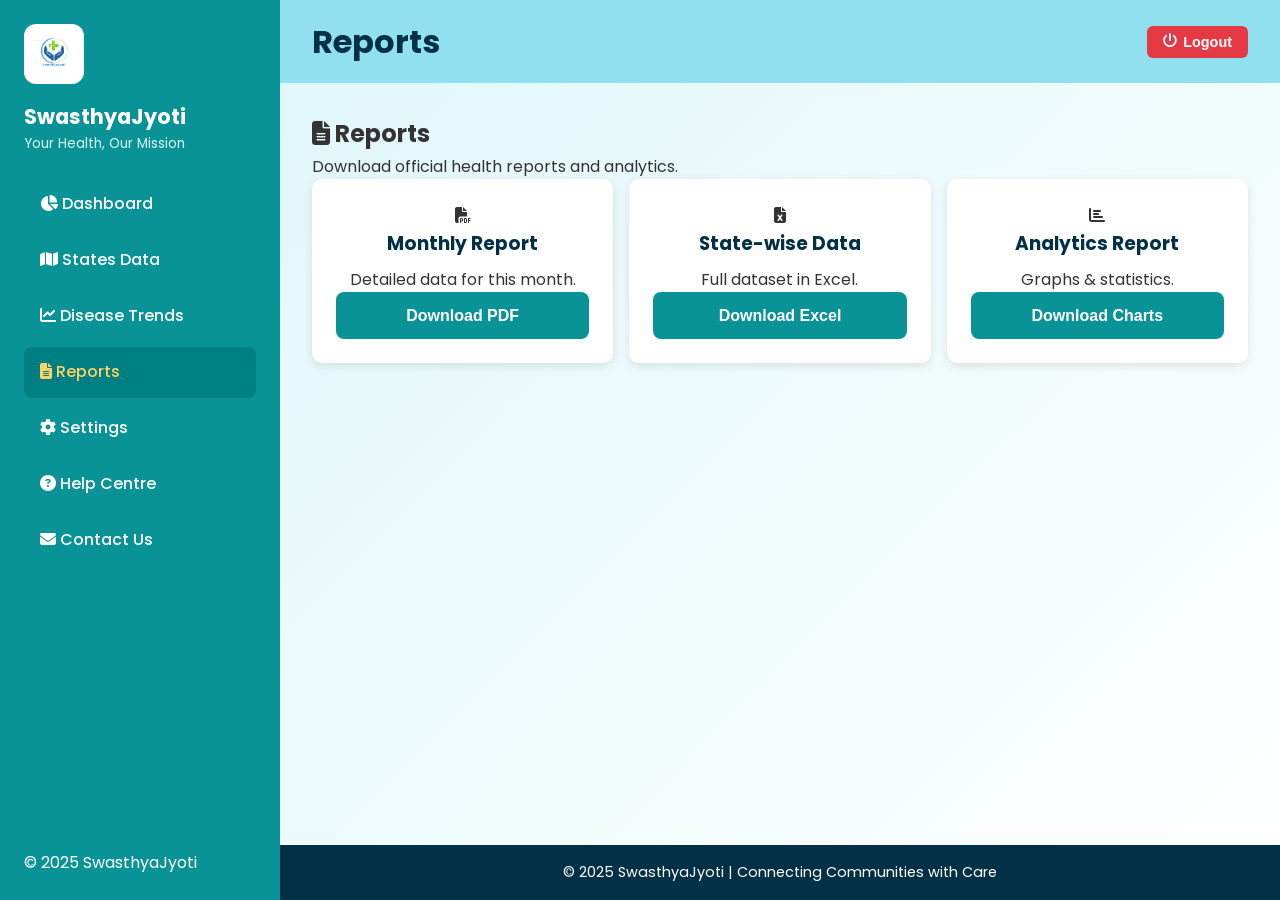
<file: reports.html>
<!DOCTYPE html>
<html lang="en">
<head>
    <meta charset="UTF-8" />
    <meta name="viewport" content="width=device-width, initial-scale=1.0" />
    <title>SwasthyaJyoti — Reports</title>
    <link rel="icon" href="images/logo.png" type="image/png">
    <link href="https://fonts.googleapis.com/css2?family=Poppins:wght@300;400;600;700&display=swap" rel="stylesheet">
    <link rel="stylesheet" href="https://cdnjs.cloudflare.com/ajax/libs/font-awesome/6.5.0/css/all.min.css">
    <link rel="stylesheet" href="sub-style.css">
    <style>
        header button {
      background: #e63946;
      border: none;
      padding: 0.5rem 1rem;
      color: white;
      font-weight: 600;
      border-radius: 6px;
      cursor: pointer;
    }
    header button:hover {
      background: #c72c3b;
    }

    </style>
</head>
<body>
    <div class="page-layout">

        <!-- Sidebar -->
        <aside class="sidebar">
            <div>
                <div class="brand">
                    <img src="images/logo.png" alt="logo" />
                    <h2>SwasthyaJyoti</h2>
                    <div class="sub">Your Health, Our Mission</div>
                </div>
                <nav>
                    <a href="dashboard.html">
                        <i class="fa fa-chart-pie"></i> Dashboard
                    </a>
                    <a href="statesData.html">
                        <i class="fa fa-map"></i> States Data
                    </a>
                    <a href="trends.html">
                        <i class="fa fa-chart-line"></i> Disease Trends
                    </a>
                    <a href="reports.html" class="active">
                        <i class="fa fa-file-alt"></i> Reports
                    </a>
                    <a href="settings.html">
                        <i class="fa fa-cog"></i> Settings
                    </a>
                    <a href="help.html">
                        <i class="fa fa-circle-question"></i> Help Centre
                    </a>
                    <a href="contact.html">
                        <i class="fa fa-envelope"></i> Contact Us
                    </a>
                </nav>
            </div>
            <div class="footer-note">&copy; 2025 SwasthyaJyoti</div>
        </aside>

        <!-- Main Content -->
        <div class="page-content">
            <header>
                <h1>Reports</h1>
                <button onclick="window.location.href='index.html'" title="Logout">
                    <i class="fa fa-power-off"></i> Logout
                </button>
            </header>

            <!-- Reports Section -->
            <div id="reports" class="section">
                <h2><i class="fa fa-file-alt"></i> Reports</h2>
                <p>Download official health reports and analytics.</p>
                <div class="cards">
                    <div class="card"><i class="fa fa-file-pdf"></i><h3>Monthly Report</h3><p>Detailed data for this month.</p><button class="btn-primary">Download PDF</button></div>
                    <div class="card"><i class="fa fa-file-excel"></i><h3>State-wise Data</h3><p>Full dataset in Excel.</p><button class="btn-primary">Download Excel</button></div>
                    <div class="card"><i class="fa fa-chart-bar"></i><h3>Analytics Report</h3><p>Graphs & statistics.</p><button class="btn-primary">Download Charts</button></div>
                </div>
            </div>

            <!-- Footer -->
            <footer class="site-footer">
                <p>&copy; 2025 SwasthyaJyoti | Connecting Communities with Care</p>
            </footer>
        </div>
    </div>
</body>
</html>
</file>
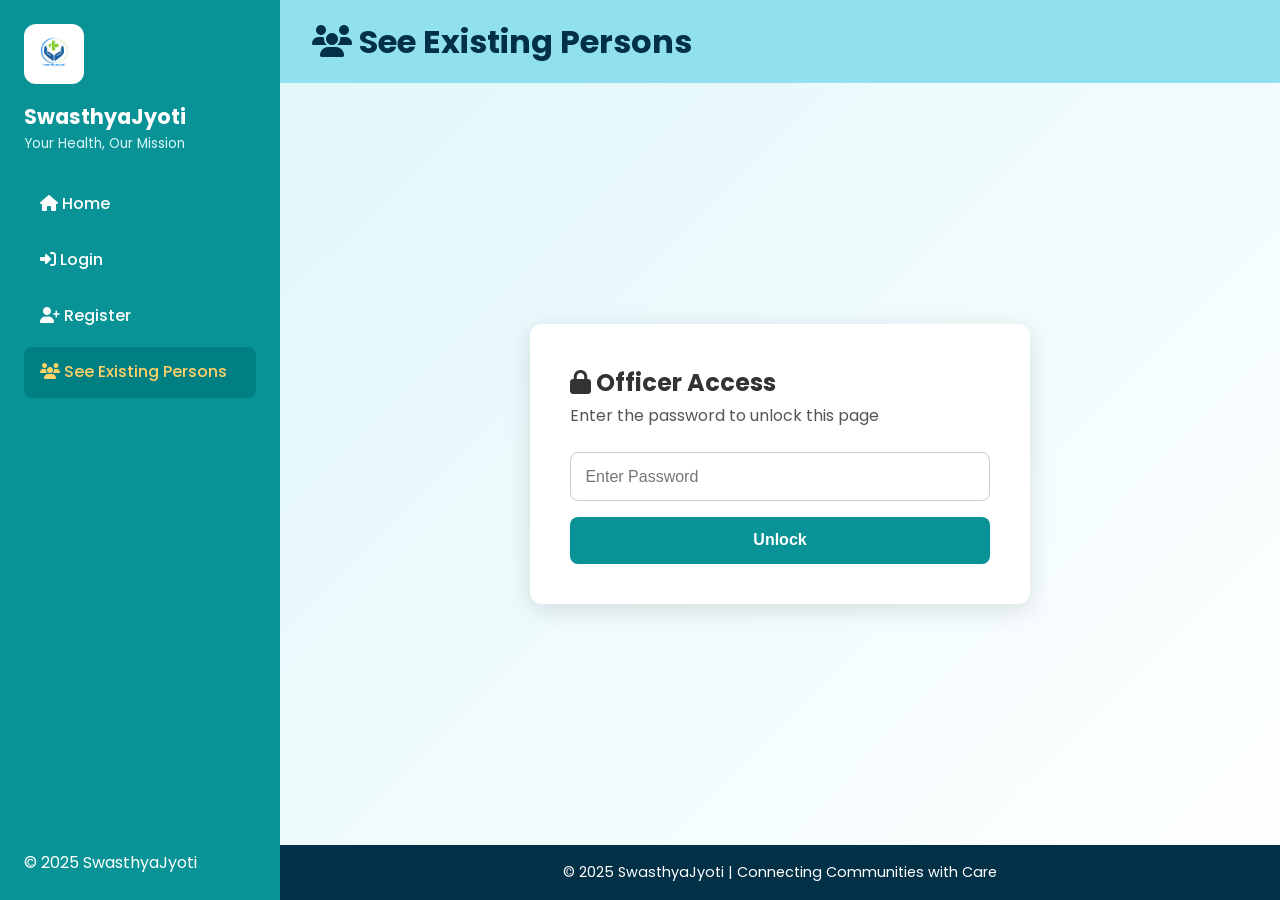
<file: see-persons.html>
<!DOCTYPE html>
<html lang="en">
<head>
  <meta charset="UTF-8" />
  <meta name="viewport" content="width=device-width, initial-scale=1.0" />
  <title>SwasthyaJyoti — Register</title>
  <link rel="icon" href="images/logo.png" type="image/png" />
  <link href="https://fonts.googleapis.com/css2?family=Poppins:wght@300;400;600;700&display=swap" rel="stylesheet" />
  <link rel="stylesheet" href="https://cdnjs.cloudflare.com/ajax/libs/font-awesome/6.4.0/css/all.min.css" />
  <link rel="stylesheet" href="sub-style.css" />

  <style>
    /* Patient Cards */
    .patient-cards-container {
      display: grid;
      gap: 1.5rem;
      margin-top: 2rem;
    }
    .patient-card {
      background: #f6fefc;
      padding: 1.5rem;
      border-radius: 12px;
      box-shadow: 0 3px 12px rgba(0,0,0,0.1);
      display: flex;
      justify-content: space-between;
      align-items: flex-start;
      transition: transform 0.2s ease;
    }
    .patient-card:hover { transform: translateY(-3px); }
    .patient-info h3 { margin-bottom: 0.5rem; color: #023047; }
    .patient-info p { margin: 0.2rem 0; color: #333; font-size: 0.9rem; }
    .health-status { margin-top: 0.8rem; }
    .status-tags { display: flex; gap: 0.5rem; flex-wrap: wrap; }
    .tag {
      background: #e0f7fa; padding: 0.2rem 0.6rem;
      border-radius: 6px; font-size: 0.75rem;
    }
    .tag.good { background: #d3f9d8; color: #2b8a3e; }
    .tag.needs-attention { background: #fff3bf; color: #e67700; }
    .tag.critical { background: #ffe3e3; color: #c92a2a; }
    .risk-level {
      font-weight: 600; padding: 0.4rem 0.8rem;
      border-radius: 6px; font-size: 0.85rem;
      align-self: flex-start;
    }
    .risk-level.low { background: #d3f9d8; color: #2b8a3e; }
    .risk-level.medium { background: #fff3bf; color: #e67700; }
    .risk-level.high { background: #ffe3e3; color: #c92a2a; }
    .patient-actions { display: flex; flex-direction: column; gap: 0.4rem; }
    .action-button {
      background: #0a9396; border: none; color: white;
      padding: 0.5rem 0.8rem; border-radius: 6px;
      cursor: pointer; font-size: 0.85rem;
      transition: background 0.3s;
    }
    .action-button:hover { background: #007f83; }
    .add-patient-bar { margin-top: 1rem; }
    .add-patient-button {
      background: #0a9396; color: white;
      padding: 0.7rem 1.2rem; border-radius: 8px;
      border: none; font-weight: 600; cursor: pointer;
    }
    .add-patient-button:hover { background: #007f83; }
    .patient-list-controls {
      margin-top: 2rem; display: flex;
      justify-content: space-between; align-items: center;
      flex-wrap: wrap; gap: 1rem;
    }
    .search-bar input {
      padding: 0.6rem 1rem; border-radius: 8px;
      border: 1px solid #ccc; width: 300px;
    }
    .filter-buttons { display: flex; gap: 0.5rem; }
    .filter-button {
      padding: 0.5rem 1rem; border-radius: 6px;
      border: none; cursor: pointer; font-size: 0.85rem; font-weight: 600;
    }
    .filter-button.active { background: #0a9396; color: white; }
    .filter-button.critical { background: #ffe3e3; color: #c92a2a; }
    .filter-button.needs-attention { background: #fff3bf; color: #e67700; }
  </style>
</head>
<body>
<div class="page-layout">

    <!-- Sidebar -->
    <aside class="sidebar">
      <div>
        <div class="brand">
          <img src="images/logo.png" alt="logo" />
          <h2>SwasthyaJyoti</h2>
          <div class="sub">Your Health, Our Mission</div>
        </div>
        <nav>
          <a href="index.html"><i class="fa fa-home"></i> Home</a>
          <a href="login.html"><i class="fa fa-sign-in-alt"></i> Login</a>
          <a href="register.html"><i class="fa fa-user-plus"></i> Register</a>
          <a href="see-persons.html" class="active"><i class="fa fa-users"></i> See Existing Persons</a>
        </nav>
      </div>
      <div class="footer-note">&copy; 2025 SwasthyaJyoti</div>
    </aside>

    <!-- Page Content -->
    <div class="page-content">

      <!-- Banner -->
      <header class="dashboard-header">
        <h1><i class="fa fa-users"></i> See Existing Persons</h1>
      </header>

      <!-- Password Section -->
      <div class="center-container" id="authSection">
        <div class="form-card">
          <h2><i class="fa fa-lock"></i> Officer Access</h2>
          <p class="form-sub">Enter the password to unlock this page</p>
          <div class="form-group">
            <input type="password" id="officerPass" placeholder="Enter Password" required>
          </div>
          <button class="btn-primary full-btn" onclick="checkPassword()">Unlock</button>
        </div>
      </div>

      <!-- Main Persons Section (Hidden until unlock) -->
      <main class="dashboard-container" id="personsSection" style="display:none;">
        <section class="patient-records">
          <h2>Patient Records</h2>
          <p>Manage migrant health records and medical history</p>
          <div class="add-patient-bar">
            <button class="add-patient-button">+ Add New Patient</button>
          </div>
        </section>

        <section class="patient-list-controls">
          <div class="search-bar">
            <input type="text" id="searchInput" placeholder=" Search patients by name, ID, or state...">
          </div>
          <div class="filter-buttons">
            <button class="filter-button active" data-filter="all">All Patients</button>
            <button class="filter-button critical" data-filter="critical">Critical</button>
            <button class="filter-button needs-attention" data-filter="needs-attention">Needs Attention</button>
          </div>
        </section>
        
        <div class="patient-cards-container" id="patientCards">
          
  <!-- Patient 1 -->
  <div class="patient-card" data-tags="good">
    <div class="patient-info">
      <h3>Rajesh Kumar</h3>
      <p class="id">ID: P001</p>
      <p><i class="fa-solid fa-user icon"></i> 34, Male</p>
      <p><i class="fa-solid fa-location-dot icon"></i> Maharashtra</p>
      <p><i class="fa-solid fa-phone icon"></i> +91 9876543210</p>
      <p><i class="fa-solid fa-calendar-days icon"></i> 2024-01-15</p>
      <div class="health-status">
        <h4>Health Status</h4>
        <div class="status-tags">
          <span class="tag good">Good</span>
          <span class="tag">Hypertension</span>
        </div>
      </div>
    </div>
    <div class="risk-level low">Low Risk</div>
  </div>

  <!-- Patient 2 -->
  <div class="patient-card" data-tags="needs-attention">
    <div class="patient-info">
      <h3>Priya Sharma</h3>
      <p class="id">ID: P002</p>
      <p><i class="fa-solid fa-user icon"></i> 26, Female</p>
      <p><i class="fa-solid fa-location-dot icon"></i> Gujarat</p>
      <p><i class="fa-solid fa-phone icon"></i> +91 9876543211</p>
      <p><i class="fa-solid fa-calendar-days icon"></i> 2024-01-12</p>
      <div class="health-status">
        <h4>Health Status</h4>
        <div class="status-tags">
          <span class="tag needs-attention">Needs Attention</span>
          <span class="tag">Diabetes</span>
          <span class="tag">Respiratory Issues</span>
        </div>
      </div>
    </div>
    <div class="risk-level medium">Medium Risk</div>
  </div>

  <!-- Patient 3 -->
  <div class="patient-card" data-tags="critical">
    <div class="patient-info">
      <h3>Mohammed Ali</h3>
      <p class="id">ID: P003</p>
      <p><i class="fa-solid fa-user icon"></i> 45, Male</p>
      <p><i class="fa-solid fa-location-dot icon"></i> Mumbai</p>
      <p><i class="fa-solid fa-phone icon"></i> +91 9876543212</p>
      <p><i class="fa-solid fa-calendar-days icon"></i> 2024-01-10</p>
      <div class="health-status">
        <h4>Health Status</h4>
        <div class="status-tags">
          <span class="tag critical">Critical</span>
          <span class="tag">Heart Disease</span>
        </div>
      </div>
    </div>
    <div class="risk-level high">High Risk</div>
  </div>
</div>
      </main>

      <!-- Footer -->
      <footer class="site-footer">
        <p>&copy; 2025 SwasthyaJyoti | Connecting Communities with Care</p>
      </footer>
    </div>
  </div>

  <!-- JS -->
  <script>
    function checkPassword() {
      const enteredPass = document.getElementById("officerPass").value;
      if (enteredPass === "ditsa1234") {
        document.getElementById("authSection").style.display = "none";
        document.getElementById("personsSection").style.display = "block";
      } else {
        alert("❌ Incorrect password!");
      }
    }

    // Search + Filter logic
    const searchInput = document.getElementById("searchInput");
    const filterButtons = document.querySelectorAll(".filter-button");
    const cards = document.querySelectorAll(".patient-card");

    // Search
    searchInput.addEventListener("input", function () {
      const query = this.value.toLowerCase();
      cards.forEach(card => {
        const text = card.innerText.toLowerCase();
        card.style.display = text.includes(query) ? "flex" : "none";
      });
    });

    // Filter
    filterButtons.forEach(btn => {
      btn.addEventListener("click", () => {
        filterButtons.forEach(b => b.classList.remove("active"));
        btn.classList.add("active");
        const filter = btn.dataset.filter;

        cards.forEach(card => {
          if (filter === "all") {
            card.style.display = "flex";
          } else {
            card.style.display = card.dataset.tags === filter ? "flex" : "none";
          }
        });
      });
    });
  </script>
</body>
</html>
</file>
<file: sub-style.css>
* {
  margin: 0;
  padding: 0;
  box-sizing: border-box;
}

html, body {
  height: 100%;
  font-family: 'Poppins', sans-serif;
  background: linear-gradient(135deg, #e0f7fa, #ffffff);
  color: #333;
  line-height: 1.6;
}

/* ---------- Sidebar Layout (Subpages) ---------- */
.page-layout {
  display: flex;
  min-height: 100vh;
  width: 100%;
}

/* Sidebar */
.sidebar {
  width: 280px;
  background: #0a9396;
  color: white;
  display: flex;
  flex-direction: column;
  justify-content: space-between;
  padding: 1.5rem;
  height: 100vh;
  position: fixed;
  left: 0;
  top: 0;
}

.sidebar .brand img {
  width: 60px;
  height: 60px;
  border-radius: 12px;
  background: white;
  padding: 5px;
  margin-bottom: 0.5rem;
}

.sidebar .brand h2 {
  font-size: 1.3rem;
  font-weight: 700;
}

.sidebar .sub {
  font-size: 0.85rem;
  color: #d9f8f9;
  margin-bottom: 1.5rem;
}

.sidebar nav a {
  display: block;
  padding: 0.8rem 1rem;
  margin: 0.3rem 0;
  border-radius: 8px;
  text-decoration: none;
  color: white;
  font-weight: 500;
  transition: 0.3s;
}

.sidebar nav a:hover,
.sidebar nav a.active {
  background: #007f83;
  color: #ffd166;
}

.page-content {
  margin-left: 280px;
  flex: 1;
  display: flex;
  flex-direction: column;
  min-height: 100vh;
  background: linear-gradient(135deg, #e0f7fa, #ffffff);
}

/* Banner */
.page-banner {
  width: 100%;
  border-radius: 0;
  background: linear-gradient(135deg, #90e0ef, #0a9396);
  color: white;
  text-align: center;
  padding: 2rem 1rem;
}

/* ---------- Forms & Cards ---------- */
.center-container {
  flex: 1;
  display: flex;
  justify-content: center;
  align-items: center;
  padding: 2rem;
}

.form-card {
  background: #fff;
  padding: 2.5rem;
  border-radius: 12px;
  box-shadow: 0 6px 25px rgba(0,0,0,0.12);
  max-width: 500px;
  width: 100%;
}

.form-card h1 {
  margin-bottom: 1rem;
}

.form-sub {
  margin-bottom: 1.5rem;
  color: #555;
}

.form-group {
  margin-bottom: 1rem;
}

.form-group label {
  font-weight: 600;
  margin-bottom: 0.4rem;
  display: block;
}

.form-group input,
.form-group select,
.form-group textarea {
  width: 100%;
  padding: 0.9rem;
  border: 1px solid #ccc;
  border-radius: 8px;
  font-size: 1rem;
}

.form-group input:focus,
.form-group select:focus,
.form-group textarea:focus {
  border-color: #0a9396;
  outline: none;
  box-shadow: 0 0 6px rgba(10,147,150,0.3);
}

/* ---------- Buttons ---------- */
.btn-primary {
  display: inline-block;
  width: 100%;
  padding: 0.9rem;
  border-radius: 8px;
  border: none;
  background: #0a9396;
  color: white;
  font-weight: 600;
  font-size: 1rem;
  cursor: pointer;
  text-align: center;
}

.btn-primary:hover {
  background: #007f83;
}

.btn-outline {
  border: 2px solid #0a9396;
  color: #0a9396;
  background: white;
  font-weight: 600;
  padding: 0.9rem;
  border-radius: 8px;
  width: 100%;
  cursor: pointer;
}

.btn-outline:hover {
  background: #0a9396;
  color: white;
}

/* ---------- Why Section ---------- */
.why-section {
  padding: 2rem;
  background: #f8f9fa;
  text-align: center;
}

.why-grid {
  display: flex;
  gap: 1rem;
  justify-content: center;
  flex-wrap: wrap;
}

.why-card {
  flex: 1 1 200px;
  background: #f6fefc;
  padding: 1.5rem;
  border-radius: 10px;
  box-shadow: 0 2px 10px rgba(0,0,0,0.1);
}

.why-card i {
  font-size: 1.5rem;
  margin-bottom: 0.5rem;
  color: #0a9396;
}

/* Profile / Register Options Grid */
.profile-options {
  display: flex;
  flex-direction: column;
  gap: 1rem;
  margin-top: 1.5rem;
}

.profile-options .btn {
  width: 100%;
  text-align: center;
  padding: 1rem;
  font-size: 1rem;
  font-weight: 600;
  border-radius: 8px;
  transition: transform 0.2s ease, box-shadow 0.2s ease;
}

.profile-options .btn:hover {
  transform: translateY(-2px);
  box-shadow: 0 4px 12px rgba(0,0,0,0.15);
}

/* ---------- Dashboard Sections ---------- */
.section {
  flex: 1;
  padding: 2rem;
  display: flex;
  flex-direction: column;
  justify-content: flex-start;
}

/* Header for Dashboard */
header {
  display: flex;
  justify-content: space-between;
  align-items: center;
  padding: 1rem 2rem;
  background: #90e0ef;
  color: #023047;
}


/* Logout button styling */
header button {
  background: #0a9396;
  color: white;
  padding: 0.4rem 0.8rem;
  border: none;
  border-radius: 6px;
  cursor: pointer;
  font-size: 0.9rem;
  display: flex;
  align-items: center;
  gap: 6px;
}

header button i {
  font-size: 0.9rem;
}

header button:hover {
  background: #007f83;
}

.cards {
  display: flex;
  gap: 1rem;
  margin-bottom: 2rem;
  flex-wrap: wrap;
}

.card {
  flex: 1 1 200px;
  background: white;
  padding: 1.5rem;
  border-radius: 10px;
  box-shadow: 0 3px 10px rgba(0,0,0,0.1);
  text-align: center;
}

.card h3 {
  margin-bottom: 0.5rem;
  color: #023047;
}

/* Tables */
table {
  width: 100%;
  border-collapse: collapse;
  background: white;
  box-shadow: 0 3px 10px rgba(0,0,0,0.1);
}
th, td {
  padding: 0.8rem;
  border: 1px solid #ddd;
  text-align: center;
}
th {
  background: #0a9396;
  color: white;
}

/* FAQ */
.faq-item {
  background: #f6fefc;
  border: 1px solid #ddd;
  border-radius: 8px;
  padding: 1rem;
  margin-bottom: 1rem;
  box-shadow: 0 2px 5px rgba(0,0,0,0.05);
}

/* ---------- Footer ---------- */
.site-footer {
  margin-top: auto;
  background: #023047;
  color: white;
  text-align: center;
  padding: 1rem;
  font-size: 0.9rem;
  width: 100%;
}

/* ---------- Responsive ---------- */
@media (max-width: 768px) {
  .hero {
    flex-direction: column;
    text-align: center;
  }

  .hero-text {
    max-width: 100%;
  }

  .sidebar {
    width: 180px;
  }
}
</file>
